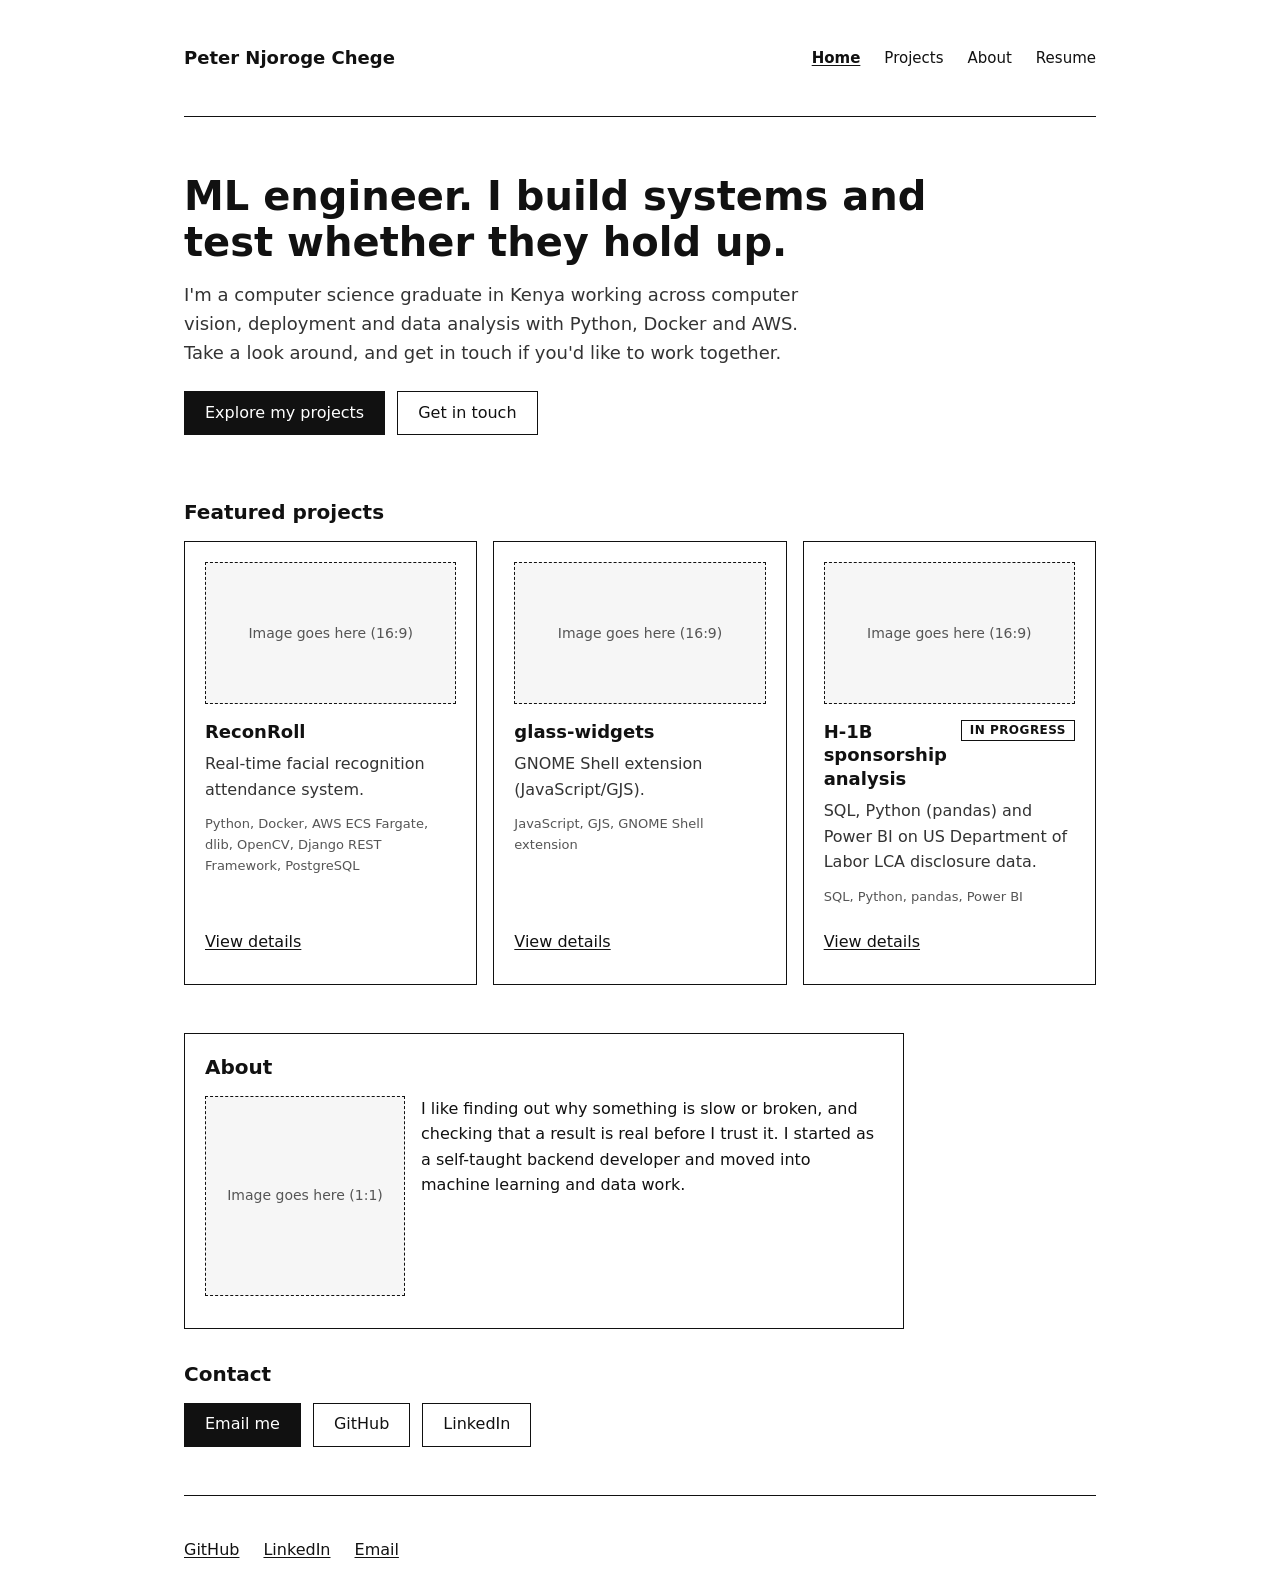
<file: index.html>
<!DOCTYPE html>
<html lang="en">
<head>
<meta charset="utf-8">
<meta name="viewport" content="width=device-width, initial-scale=1">
<title>Peter Njoroge Chege · ML engineer</title>
<meta name="description" content="ML engineer. I build systems and test whether they hold up. Computer science graduate in Kenya working on computer vision, deployment and data analysis with Python, Docker and AWS.">
<meta property="og:title" content="Peter Njoroge Chege · ML engineer">
<meta property="og:description" content="Computer science graduate in Kenya. I work on computer vision, deployment and data analysis with Python, Docker and AWS.">
<meta property="og:type" content="website">
<link rel="icon" href="images/favicon.ico">
<link rel="stylesheet" href="styles.css">
</head>
<body>
<a href="#main" class="c-skip-link">Skip to content</a>
<header></header>
<main id="main"></main>
<footer></footer>
<script src="content/content.js"></script>
<script src="site.js"></script>
</body>
</html>
</file>
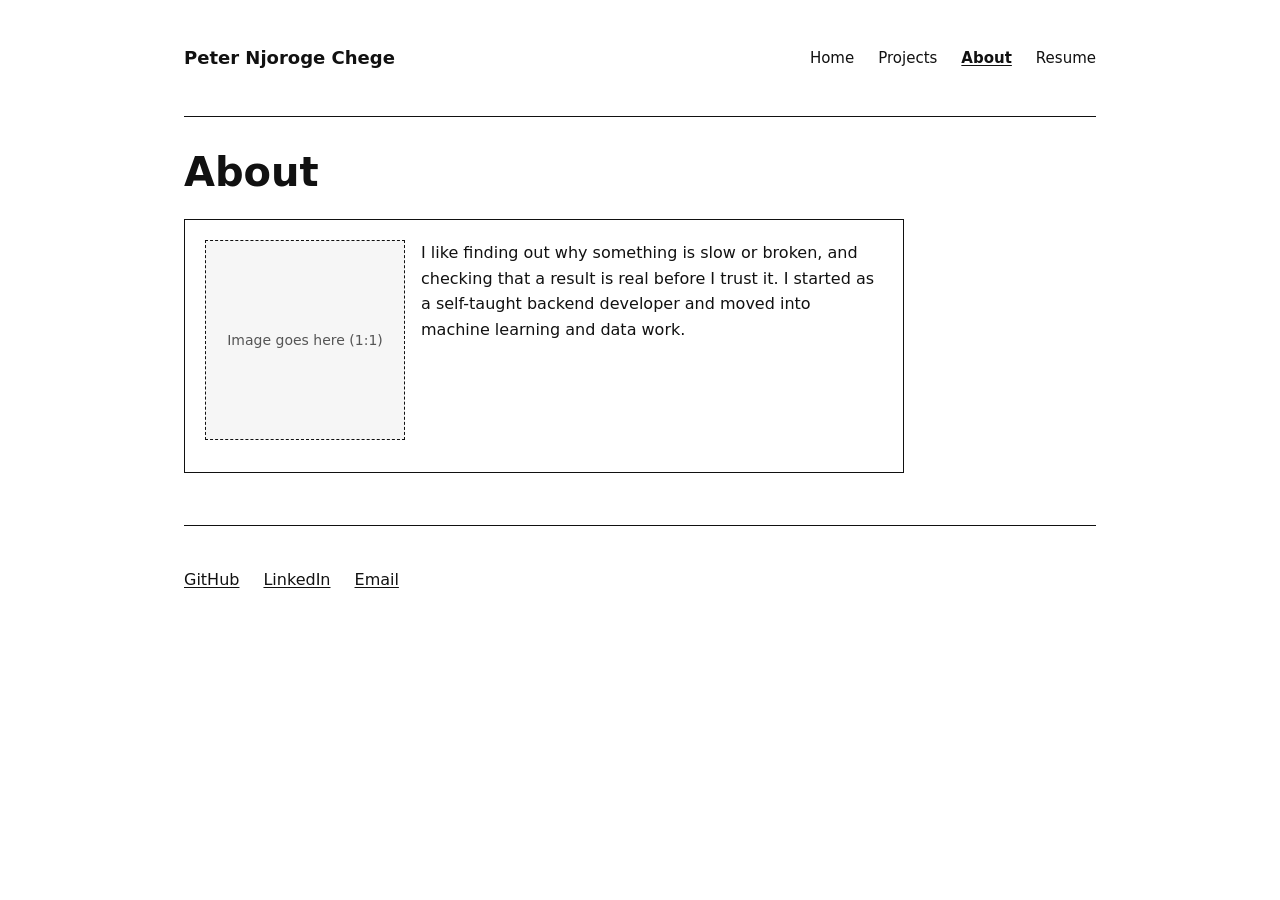
<file: about.html>
<!DOCTYPE html>
<html lang="en">
<head>
<meta charset="utf-8">
<meta name="viewport" content="width=device-width, initial-scale=1">
<title>About · Peter Njoroge Chege</title>
<meta name="description" content="About Peter Njoroge Chege, ML engineer in Kenya. Computer science graduate working on computer vision, deployment and data analysis.">
<meta property="og:title" content="About · Peter Njoroge Chege">
<meta property="og:description" content="About Peter Njoroge Chege, ML engineer in Kenya.">
<meta property="og:type" content="website">
<link rel="icon" href="images/favicon.ico">
<link rel="stylesheet" href="styles.css">
</head>
<body>
<a href="#main" class="c-skip-link">Skip to content</a>
<header></header>
<main id="main"></main>
<footer></footer>
<script src="content/content.js"></script>
<script src="site.js"></script>
</body>
</html>
</file>
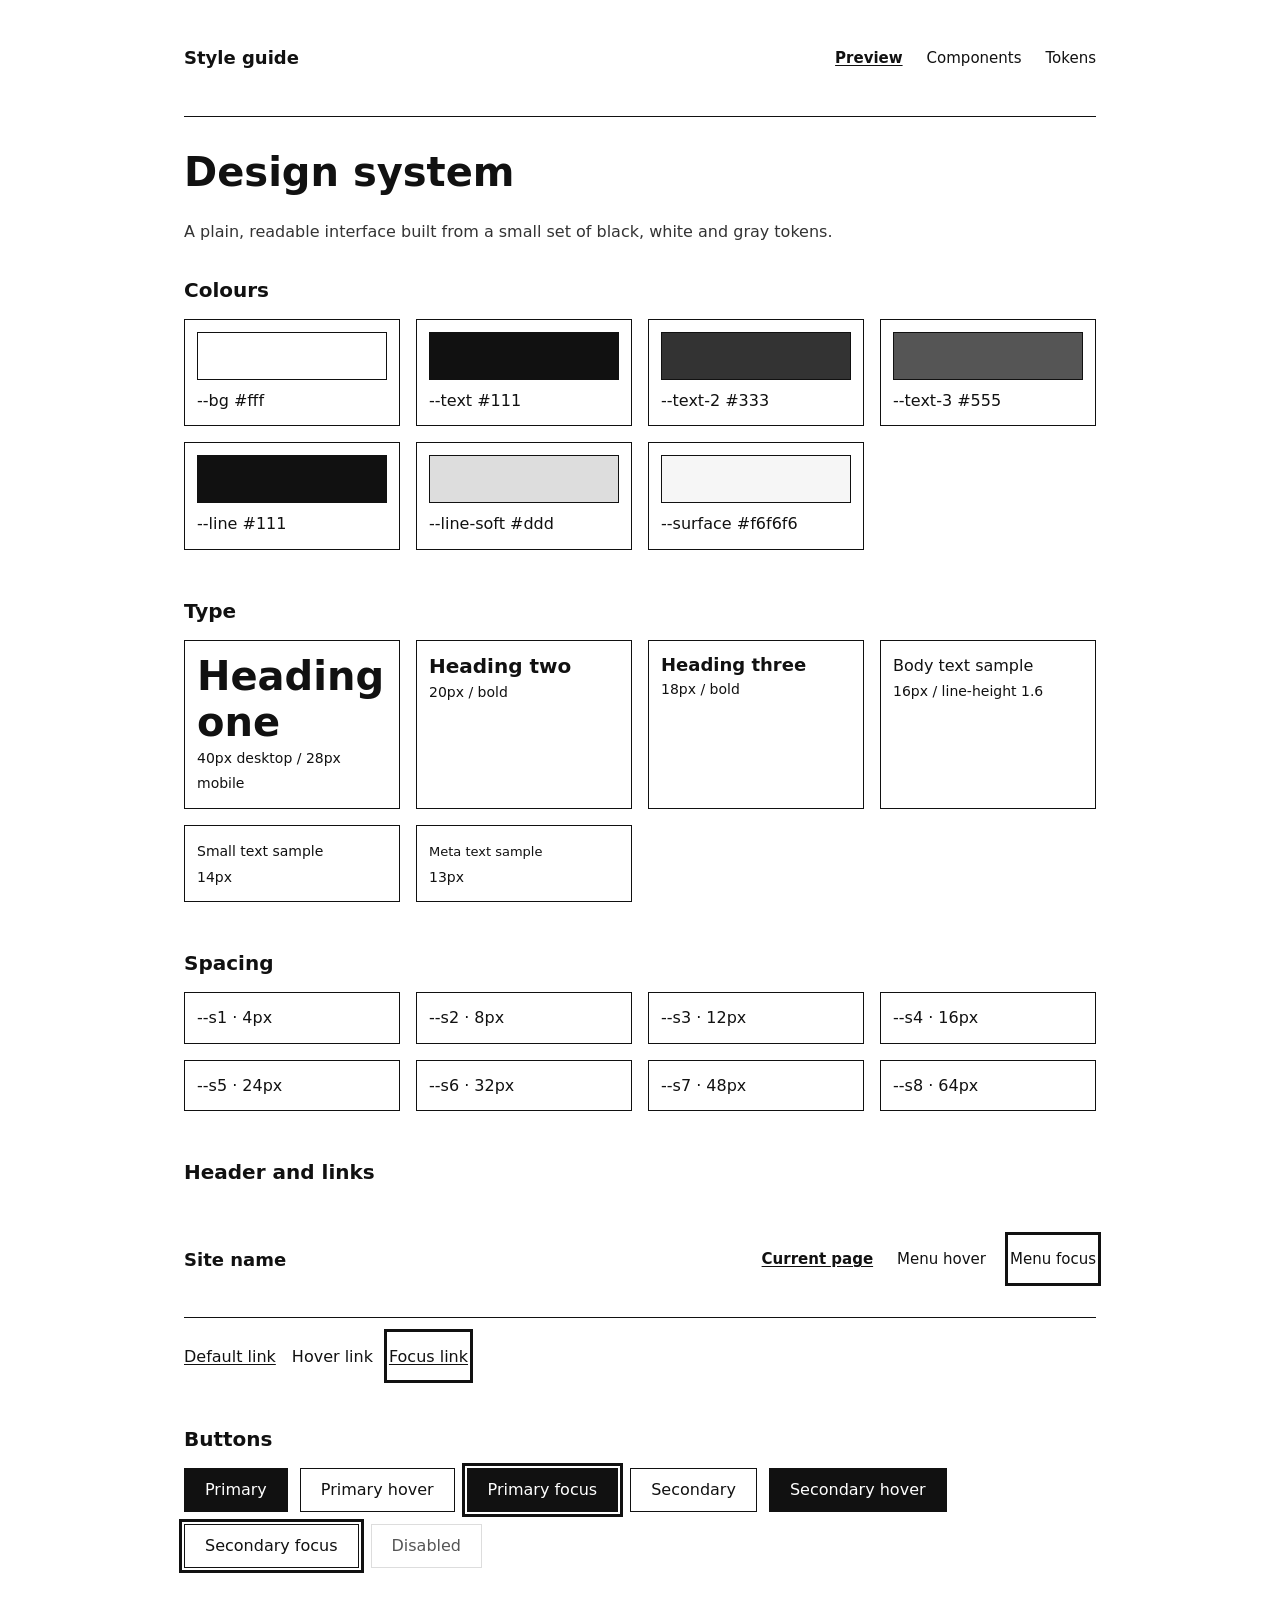
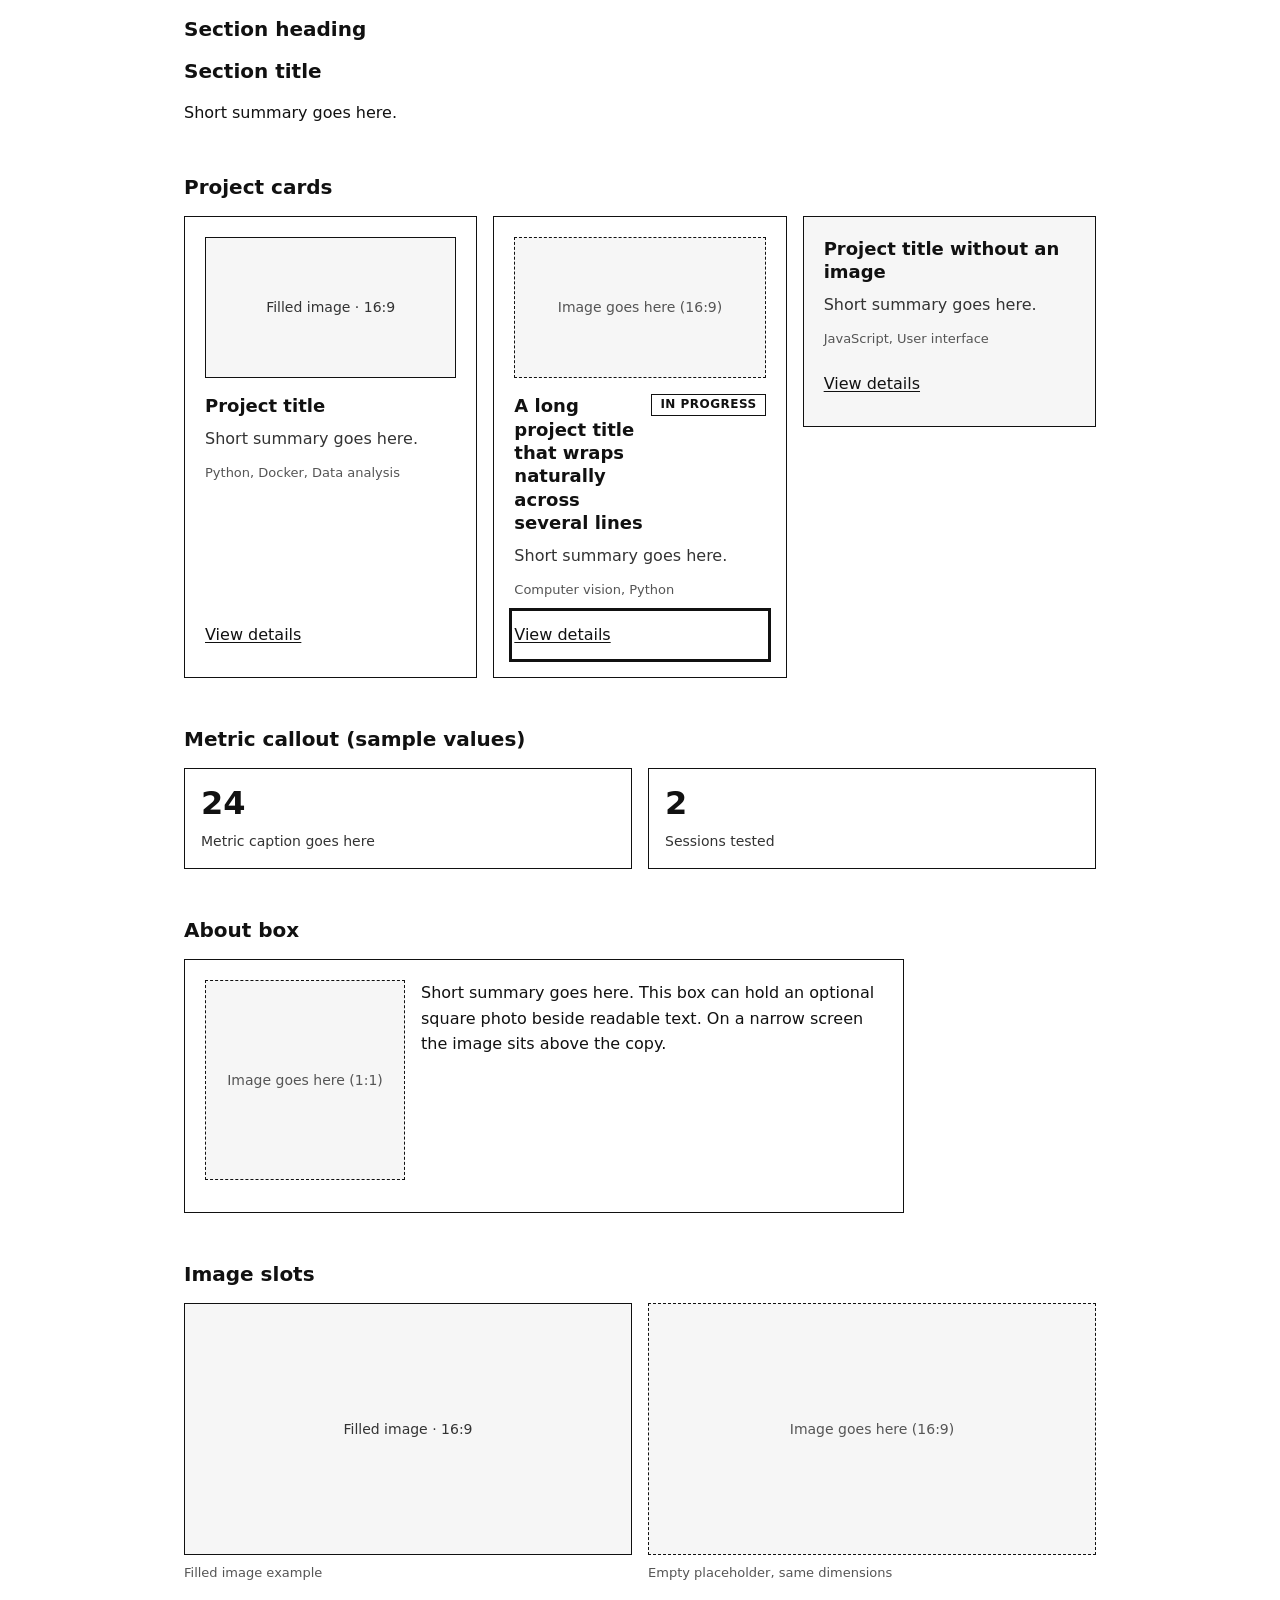
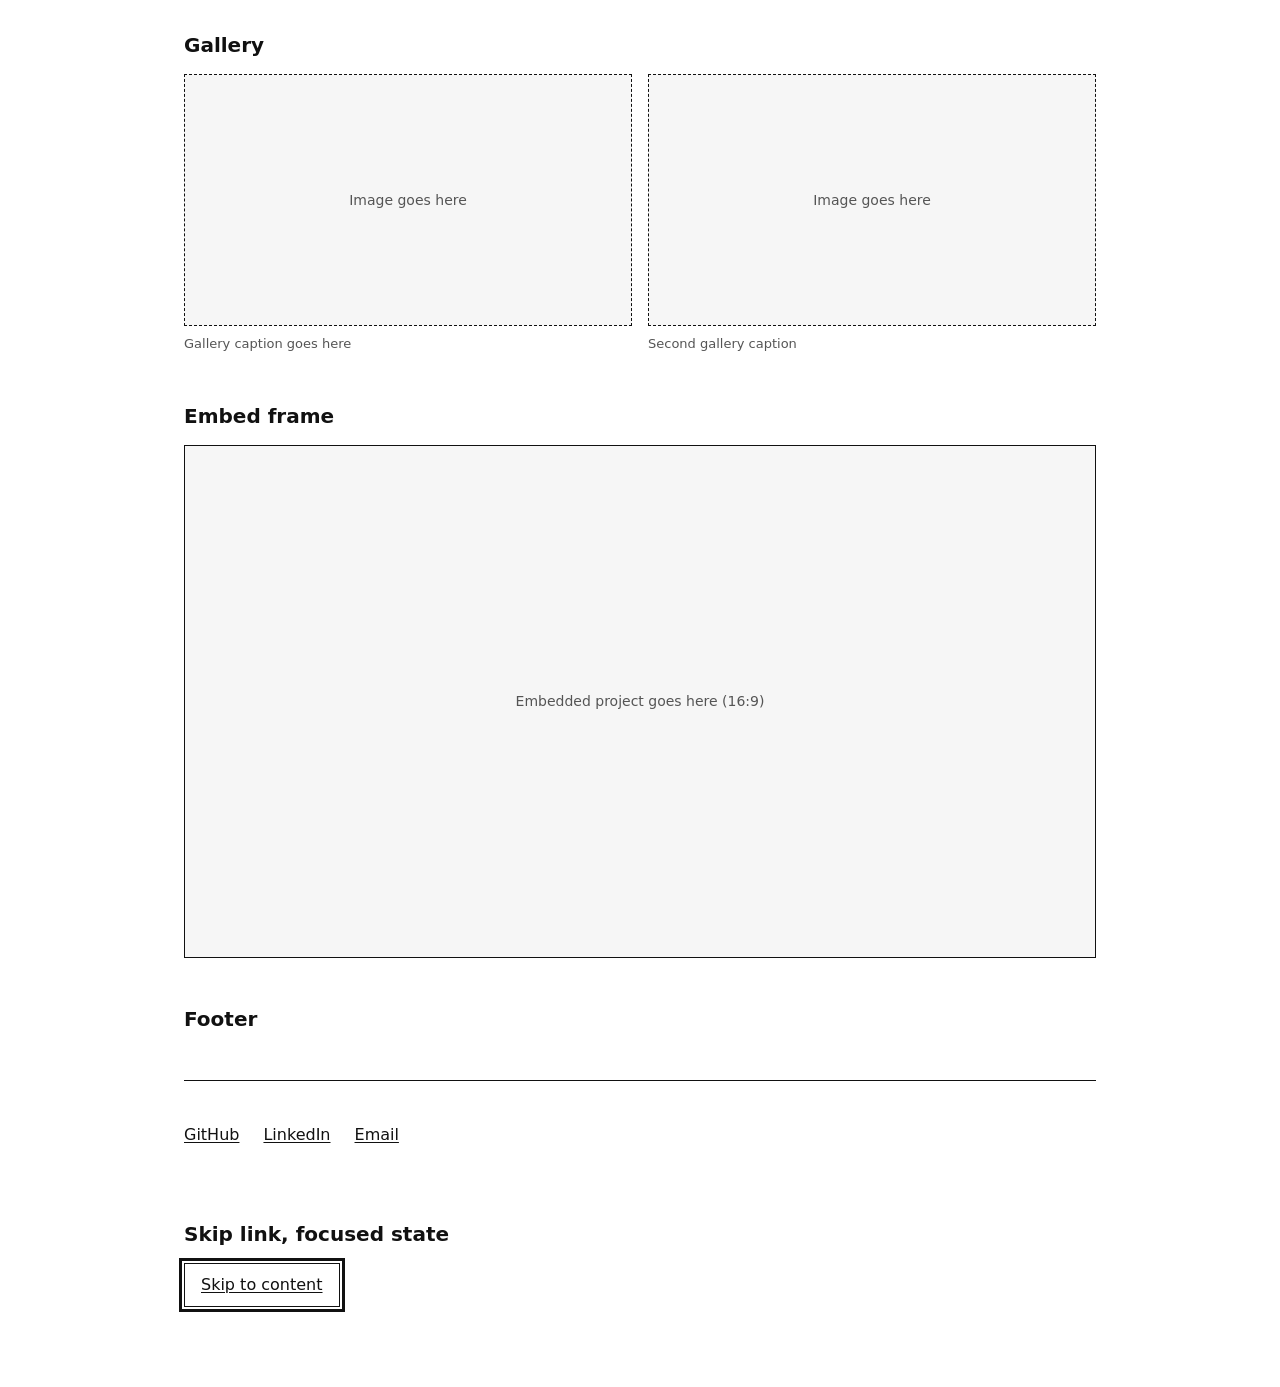
<file: design-preview.html>
<!doctype html>
<html lang="en">
<head>
  <meta charset="utf-8">
  <meta name="viewport" content="width=device-width, initial-scale=1">
  <meta name="description" content="Visual reference for the portfolio design system.">
  <title>Design preview · Portfolio</title>
  <link rel="stylesheet" href="styles.css">
</head>
<body>
  <a class="c-skip-link" href="#main">Skip to content</a>
  <header class="c-header">
    <a class="c-name" href="#">Style guide</a>
    <nav aria-label="Preview navigation">
      <ul class="c-menu">
        <li><a href="#" aria-current="page">Preview</a></li>
        <li><a href="#">Components</a></li>
        <li><a href="#">Tokens</a></li>
      </ul>
    </nav>
  </header>

  <main id="main" class="c-style-guide">
    <h1 class="c-page-title">Design system</h1>
    <p class="c-style-guide__intro">A plain, readable interface built from a small set of black, white and gray tokens.</p>

    <section class="c-style-guide__section">
      <h2>Colours</h2>
      <div class="c-swatch-grid">
        <div class="c-swatch"><span class="c-swatch__sample c-swatch__sample--bg"></span><code>--bg</code> #fff</div>
        <div class="c-swatch"><span class="c-swatch__sample c-swatch__sample--text"></span><code>--text</code> #111</div>
        <div class="c-swatch"><span class="c-swatch__sample c-swatch__sample--text-2"></span><code>--text-2</code> #333</div>
        <div class="c-swatch"><span class="c-swatch__sample c-swatch__sample--text-3"></span><code>--text-3</code> #555</div>
        <div class="c-swatch"><span class="c-swatch__sample c-swatch__sample--line"></span><code>--line</code> #111</div>
        <div class="c-swatch"><span class="c-swatch__sample c-swatch__sample--line-soft"></span><code>--line-soft</code> #ddd</div>
        <div class="c-swatch"><span class="c-swatch__sample c-swatch__sample--surface"></span><code>--surface</code> #f6f6f6</div>
      </div>
    </section>

    <section class="c-style-guide__section">
      <h2>Type</h2>
      <div class="c-type-list">
        <div class="c-type-sample"><h1>Heading one</h1><small>40px desktop / 28px mobile</small></div>
        <div class="c-type-sample"><h2>Heading two</h2><small>20px / bold</small></div>
        <div class="c-type-sample"><h3>Heading three</h3><small>18px / bold</small></div>
        <div class="c-type-sample"><p>Body text sample</p><small>16px / line-height 1.6</small></div>
        <div class="c-type-sample"><small>Small text sample</small><br><small>14px</small></div>
        <div class="c-type-sample"><span class="c-type-meta">Meta text sample</span><br><small>13px</small></div>
      </div>
    </section>

    <section class="c-style-guide__section">
      <h2>Spacing</h2>
      <div class="c-spacing-list">
        <div class="c-spacing-sample"><span class="c-spacing-sample__bar c-spacing-sample__bar--s1"></span><code>--s1 · 4px</code></div>
        <div class="c-spacing-sample"><span class="c-spacing-sample__bar c-spacing-sample__bar--s2"></span><code>--s2 · 8px</code></div>
        <div class="c-spacing-sample"><span class="c-spacing-sample__bar c-spacing-sample__bar--s3"></span><code>--s3 · 12px</code></div>
        <div class="c-spacing-sample"><span class="c-spacing-sample__bar c-spacing-sample__bar--s4"></span><code>--s4 · 16px</code></div>
        <div class="c-spacing-sample"><span class="c-spacing-sample__bar c-spacing-sample__bar--s5"></span><code>--s5 · 24px</code></div>
        <div class="c-spacing-sample"><span class="c-spacing-sample__bar c-spacing-sample__bar--s6"></span><code>--s6 · 32px</code></div>
        <div class="c-spacing-sample"><span class="c-spacing-sample__bar c-spacing-sample__bar--s7"></span><code>--s7 · 48px</code></div>
        <div class="c-spacing-sample"><span class="c-spacing-sample__bar c-spacing-sample__bar--s8"></span><code>--s8 · 64px</code></div>
      </div>
    </section>

    <section class="c-style-guide__section">
      <h2>Header and links</h2>
      <header class="c-header">
        <a class="c-name" href="#">Site name</a>
        <nav aria-label="Example navigation">
          <ul class="c-menu">
            <li><a href="#" aria-current="page">Current page</a></li>
            <li><a class="is-hover" href="#">Menu hover</a></li>
            <li><a class="is-focus" href="#">Menu focus</a></li>
          </ul>
        </nav>
      </header>
      <p class="c-style-guide__link-samples">
        <a class="c-link" href="#">Default link</a>
        <a class="c-link is-hover" href="#">Hover link</a>
        <a class="c-link is-focus" href="#">Focus link</a>
      </p>
    </section>

    <section class="c-style-guide__section">
      <h2>Buttons</h2>
      <div class="c-style-guide__buttons">
        <a class="c-btn c-btn--primary" href="#">Primary</a>
        <a class="c-btn c-btn--primary is-hover" href="#">Primary hover</a>
        <a class="c-btn c-btn--primary is-focus" href="#">Primary focus</a>
        <a class="c-btn" href="#">Secondary</a>
        <a class="c-btn is-hover" href="#">Secondary hover</a>
        <a class="c-btn is-focus" href="#">Secondary focus</a>
        <button class="c-btn" type="button" disabled>Disabled</button>
      </div>
    </section>

    <section class="c-style-guide__section">
      <h2>Section heading</h2>
      <h2 class="c-section-title">Section title</h2>
      <p>Short summary goes here.</p>
    </section>

    <section class="c-style-guide__section">
      <h2>Project cards</h2>
      <div class="c-card-grid c-card-grid--style-guide">
        <article class="c-card c-project-card">
          <div class="c-card__image">
            <div class="c-img c-img--cover c-style-guide__filled-image" role="img" aria-label="Filled project image example">Filled image · 16:9</div>
          </div>
          <div class="c-card__heading"><h3>Project title</h3></div>
          <p class="c-card__summary">Short summary goes here.</p>
          <p class="c-card__tags">Python, Docker, Data analysis</p>
          <a class="c-card__details c-link" href="#">View details</a>
        </article>

        <article class="c-card c-project-card c-card--progress">
          <div class="c-card__image">
            <div class="c-img c-img--cover c-img--empty" role="img" aria-label="Image goes here (16:9)">Image goes here (16:9)</div>
          </div>
          <div class="c-card__heading"><h3>A long project title that wraps naturally across several lines</h3><span class="c-card__status c-card__status--progress">In progress</span></div>
          <p class="c-card__summary">Short summary goes here.</p>
          <p class="c-card__tags">Computer vision, Python</p>
          <a class="c-card__details c-link is-focus" href="#">View details</a>
        </article>

        <article class="c-card c-project-card c-card--no-image is-hover">
          <div class="c-card__heading"><h3>Project title without an image</h3></div>
          <p class="c-card__summary">Short summary goes here.</p>
          <p class="c-card__tags">JavaScript, User interface</p>
          <a class="c-card__details c-link" href="#">View details</a>
        </article>
      </div>
    </section>

    <section class="c-style-guide__section">
      <h2>Metric callout (sample values)</h2>
      <div class="c-demo-grid">
        <div class="c-metric"><span class="c-metric__value">24</span><span class="c-metric__caption">Metric caption goes here</span></div>
        <div class="c-metric"><span class="c-metric__value">2</span><span class="c-metric__caption">Sessions tested</span></div>
      </div>
    </section>

    <section class="c-style-guide__section">
      <h2>About box</h2>
      <div class="c-box">
        <div class="c-box__image"><div class="c-img c-img--avatar c-img--empty" role="img" aria-label="Image goes here (1:1)">Image goes here (1:1)</div></div>
        <p>Short summary goes here. This box can hold an optional square photo beside readable text. On a narrow screen the image sits above the copy.</p>
      </div>
    </section>

    <section class="c-style-guide__section">
      <h2>Image slots</h2>
      <div class="c-demo-grid">
        <div>
          <div class="c-img c-img--cover c-style-guide__filled-image" role="img" aria-label="Filled image example">Filled image · 16:9</div>
          <p class="c-gallery__caption">Filled image example</p>
        </div>
        <div>
          <div class="c-img c-img--cover c-img--empty" role="img" aria-label="Image goes here (16:9)">Image goes here (16:9)</div>
          <p class="c-gallery__caption">Empty placeholder, same dimensions</p>
        </div>
      </div>
    </section>

    <section class="c-style-guide__section">
      <h2>Gallery</h2>
      <div class="c-gallery">
        <figure>
          <div class="c-img c-img--gallery c-img--empty" role="img" aria-label="Gallery image example">Image goes here</div>
          <figcaption class="c-gallery__caption">Gallery caption goes here</figcaption>
        </figure>
        <figure>
          <div class="c-img c-img--gallery c-img--empty" role="img" aria-label="Gallery image example">Image goes here</div>
          <figcaption class="c-gallery__caption">Second gallery caption</figcaption>
        </figure>
      </div>
    </section>

    <section class="c-style-guide__section">
      <h2>Embed frame</h2>
      <div class="c-embed c-embed--empty">Embedded project goes here (16:9)</div>
    </section>

    <section class="c-style-guide__section">
      <h2>Footer</h2>
      <footer class="c-footer">
        <nav class="c-footer__links" aria-label="Footer links">
          <a class="c-link" href="#">GitHub</a>
          <a class="c-link" href="#">LinkedIn</a>
          <a class="c-link" href="#">Email</a>
        </nav>
      </footer>
    </section>

    <section class="c-style-guide__section">
      <h2>Skip link, focused state</h2>
      <a class="c-skip-link is-focus" href="#main">Skip to content</a>
    </section>
  </main>
</body>
</html>
</file>
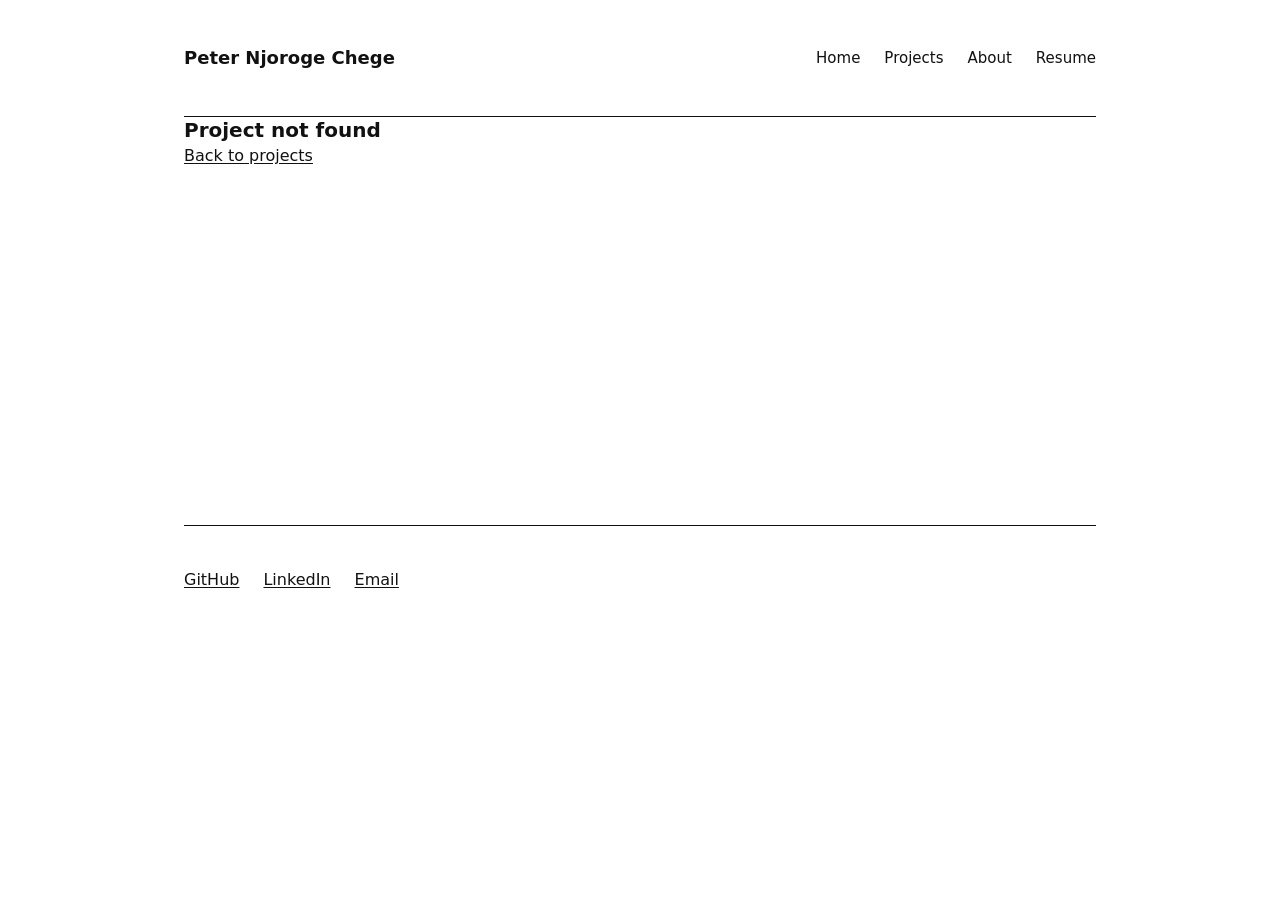
<file: project.html>
<!DOCTYPE html>
<html lang="en">
<head>
<meta charset="utf-8">
<meta name="viewport" content="width=device-width, initial-scale=1">
<title>Project · Peter Njoroge Chege</title>
<meta name="description" content="Case study by Peter Njoroge Chege, ML engineer in Kenya.">
<meta property="og:title" content="Project · Peter Njoroge Chege">
<meta property="og:description" content="Case study by Peter Njoroge Chege, ML engineer in Kenya.">
<meta property="og:type" content="website">
<link rel="icon" href="images/favicon.ico">
<link rel="stylesheet" href="styles.css">
</head>
<body>
<a href="#main" class="c-skip-link">Skip to content</a>
<header></header>
<main id="main"></main>
<footer></footer>
<script src="content/content.js"></script>
<script src="site.js"></script>
</body>
</html>
</file>
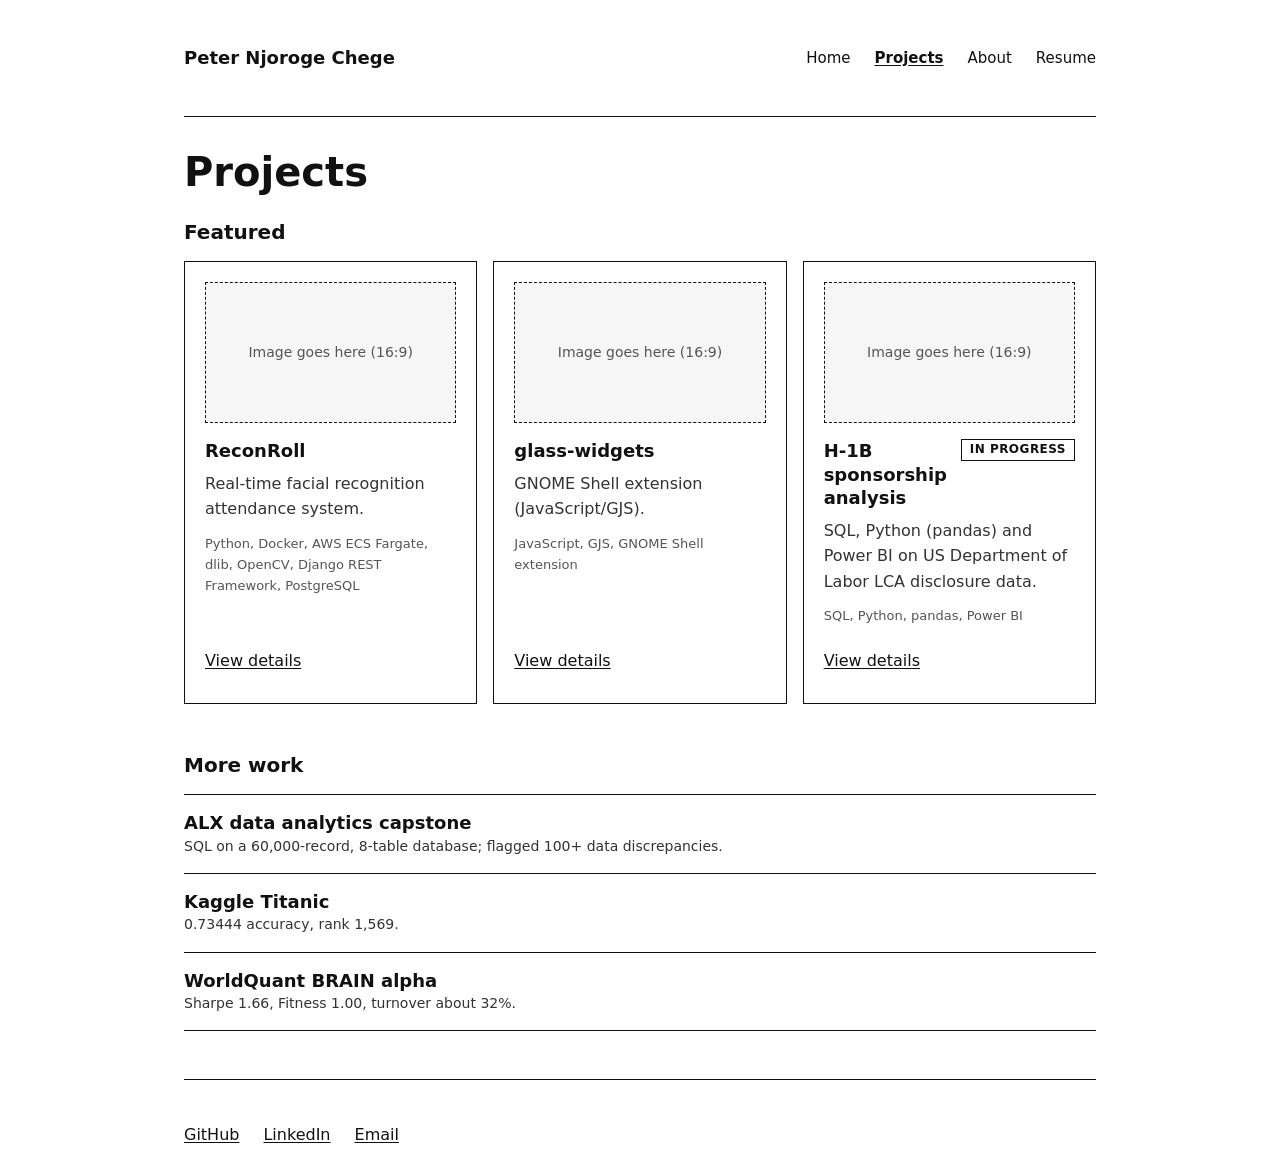
<file: projects.html>
<!DOCTYPE html>
<html lang="en">
<head>
<meta charset="utf-8">
<meta name="viewport" content="width=device-width, initial-scale=1">
<title>Projects · Peter Njoroge Chege</title>
<meta name="description" content="Featured projects and more work by Peter Njoroge Chege, ML engineer in Kenya.">
<meta property="og:title" content="Projects · Peter Njoroge Chege">
<meta property="og:description" content="Featured projects and more work by Peter Njoroge Chege, ML engineer in Kenya.">
<meta property="og:type" content="website">
<link rel="icon" href="images/favicon.ico">
<link rel="stylesheet" href="styles.css">
</head>
<body>
<a href="#main" class="c-skip-link">Skip to content</a>
<header></header>
<main id="main"></main>
<footer></footer>
<script src="content/content.js"></script>
<script src="site.js"></script>
</body>
</html>
</file>
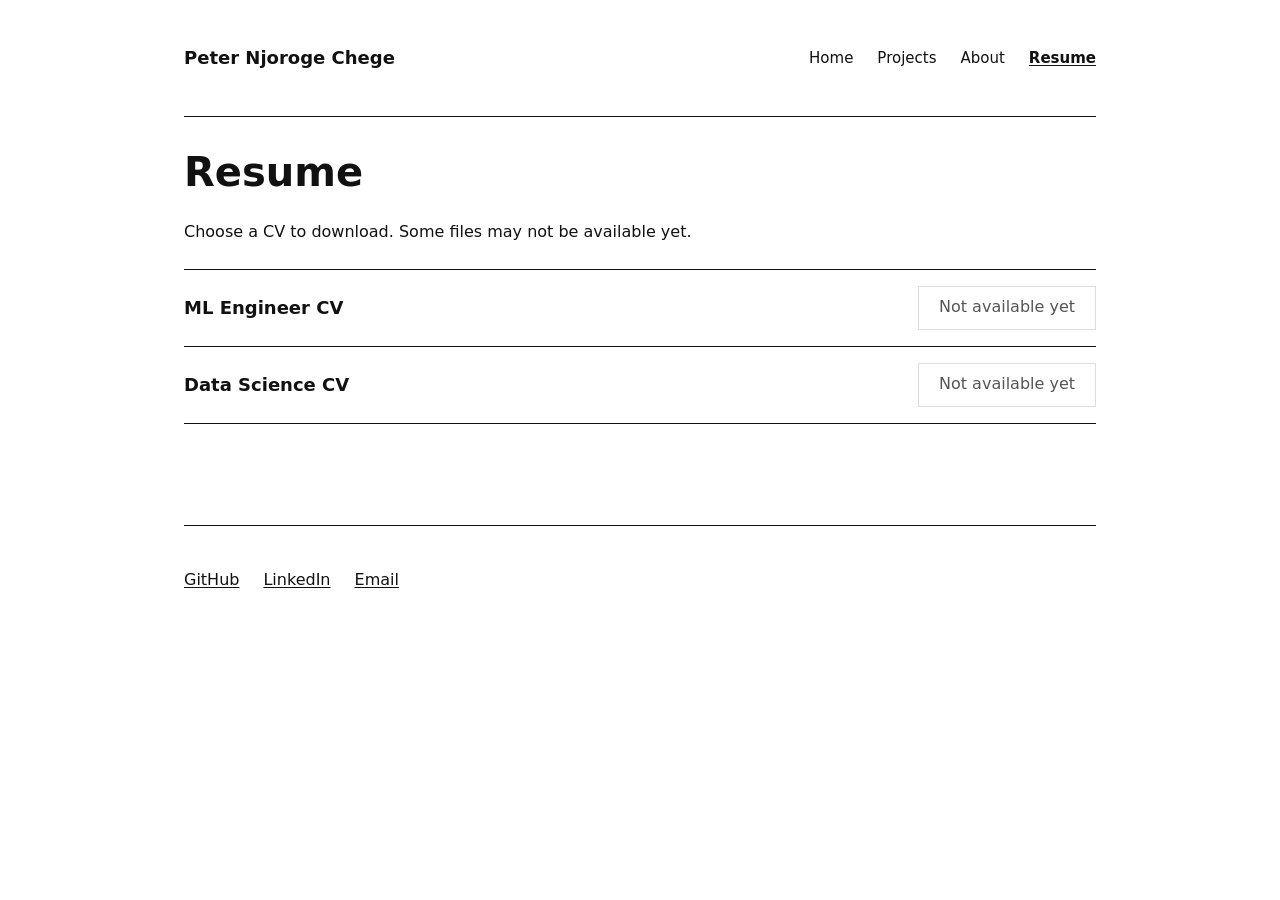
<file: resume.html>
<!DOCTYPE html>
<html lang="en">
<head>
<meta charset="utf-8">
<meta name="viewport" content="width=device-width, initial-scale=1">
<title>Resume · Peter Njoroge Chege</title>
<meta name="description" content="Download the CV of Peter Njoroge Chege, ML engineer in Kenya.">
<meta property="og:title" content="Resume · Peter Njoroge Chege">
<meta property="og:description" content="Download the CV of Peter Njoroge Chege, ML engineer in Kenya.">
<meta property="og:type" content="website">
<link rel="icon" href="images/favicon.ico">
<link rel="stylesheet" href="styles.css">
</head>
<body>
<a href="#main" class="c-skip-link">Skip to content</a>
<header></header>
<main id="main"></main>
<footer></footer>
<script src="content/content.js"></script>
<script src="site.js"></script>
</body>
</html>
</file>
<file: styles.css>
/* Design tokens */
:root {
  color-scheme: light;
  --bg: #fff;
  --text: #111;
  --text-2: #333;
  --text-3: #555;
  --line: #111;
  --line-soft: #ddd;
  --surface: #f6f6f6;
  --font: system-ui, -apple-system, "Segoe UI", Roboto, sans-serif;
  --h1: 40px;
  --h1-mobile: 28px;
  --h2: 20px;
  --h3: 18px;
  --body: 16px;
  --small: 14px;
  --meta: 13px;
  --lh-h1: 1.15;
  --lh-heading: 1.3;
  --lh-body: 1.6;
  --s1: 4px;
  --s2: 8px;
  --s3: 12px;
  --s4: 16px;
  --s5: 24px;
  --s6: 32px;
  --s7: 48px;
  --s8: 64px;
  --bw: 1px;
  --max: 960px;
  --page-pad: 24px;
  --page-pad-mobile: 16px;
  --reading: 70ch;
  --tap: 44px;
}

/* Base reset and typography */
* {
  box-sizing: border-box;
}

html {
  background: var(--bg);
  color: var(--text);
  font-family: var(--font);
  font-size: var(--body);
  line-height: var(--lh-body);
  text-size-adjust: 100%;
}

body {
  max-width: var(--max);
  margin: 0 auto;
  padding: 0 var(--page-pad);
}

body, button, input, select, textarea {
  font-family: var(--font);
}

img, iframe {
  max-width: 100%;
}

code {
  font-family: var(--font);
}

h1, h2, h3, p, figure {
  margin: 0;
}

h1 {
  font-size: var(--h1);
  font-weight: 700;
  line-height: var(--lh-h1);
}

h2 {
  font-size: var(--h2);
  font-weight: 700;
  line-height: var(--lh-heading);
}

h3 {
  font-size: var(--h3);
  font-weight: 700;
  line-height: var(--lh-heading);
}

p {
  max-width: var(--reading);
}

small {
  font-size: var(--small);
}

a {
  color: var(--text);
  text-decoration: underline;
  text-underline-offset: 2px;
}

a:hover {
  text-decoration: none;
}

a.is-hover {
  text-decoration: none;
}

a:focus-visible,
button:focus-visible,
input:focus-visible,
select:focus-visible,
textarea:focus-visible,
.is-focus {
  outline: 3px solid var(--text);
  outline-offset: 2px;
}

button {
  color: inherit;
}

::selection {
  background: var(--text);
  color: var(--bg);
}

/* Reusable components */
.c-skip-link {
  position: absolute;
  top: 0;
  left: -9999px;
  z-index: 1;
  display: inline-flex;
  min-height: var(--tap);
  align-items: center;
  padding: var(--s2) var(--s4);
  border: var(--bw) solid var(--line);
  background: var(--bg);
  color: var(--text);
}

.c-skip-link:focus,
.c-skip-link.is-focus {
  left: var(--page-pad);
}

.c-header {
  display: flex;
  align-items: center;
  justify-content: space-between;
  gap: var(--s4);
  padding: 20px 0;
  border-bottom: var(--bw) solid var(--line);
}

.c-name {
  color: var(--text);
  font-size: var(--h3);
  font-weight: 700;
  line-height: var(--lh-heading);
  text-decoration: none;
}

.c-menu {
  display: flex;
  flex-wrap: wrap;
  gap: var(--s5);
  list-style: none;
}

.c-menu a {
  display: inline-flex;
  min-height: var(--tap);
  align-items: center;
  color: var(--text);
  font-size: 15px;
  text-decoration: none;
}

.c-menu a[aria-current="page"] {
  font-weight: 700;
  text-decoration: underline;
}

.c-link {
  color: var(--text);
  text-decoration: underline;
  text-underline-offset: 2px;
}

.c-link:hover,
.c-link.is-hover {
  text-decoration: none;
}

.c-btn {
  display: inline-flex;
  min-height: var(--tap);
  align-items: center;
  justify-content: center;
  padding: 10px 20px;
  border: var(--bw) solid var(--line);
  background: var(--bg);
  color: var(--text);
  font-size: var(--body);
  line-height: var(--lh-heading);
  text-align: center;
  text-decoration: none;
  cursor: pointer;
}

.c-btn:hover,
.c-btn.is-hover,
.c-btn--secondary:hover,
.c-btn--secondary.is-hover {
  background: var(--text);
  color: var(--bg);
  text-decoration: none;
}

.c-btn--primary {
  background: var(--text);
  color: var(--bg);
}

.c-btn--primary:hover,
.c-btn--primary.is-hover {
  background: var(--bg);
  color: var(--text);
}

.c-btn:disabled,
.c-btn--disabled {
  border-color: var(--line-soft);
  color: var(--text-3);
  cursor: not-allowed;
}

.c-btn:disabled:hover,
.c-btn--disabled:hover {
  background: var(--bg);
  color: var(--text-3);
}

.c-section-title {
  margin-bottom: var(--s4);
  font-size: var(--h2);
  font-weight: 700;
  line-height: var(--lh-heading);
}

.c-card {
  min-width: 0;
  padding: 20px;
  border: var(--bw) solid var(--line);
  background: var(--bg);
}

.c-card:hover,
.c-card.is-hover,
.c-card:focus-within {
  background: var(--surface);
}

.c-card__image {
  margin-bottom: var(--s4);
}

.c-card__heading {
  display: flex;
  align-items: flex-start;
  justify-content: space-between;
  gap: var(--s2);
  margin-bottom: var(--s2);
}

.c-card__heading h3 {
  min-width: 0;
  overflow-wrap: anywhere;
}

.c-card__summary {
  margin-bottom: var(--s3);
  color: var(--text-2);
}

.c-card__tags {
  margin-bottom: var(--s3);
  color: var(--text-3);
  font-size: var(--meta);
}

.c-card__details {
  display: inline-flex;
  min-height: var(--tap);
  align-items: center;
}

.c-card__status {
  flex: 0 0 auto;
  padding: 2px var(--s2);
  border: var(--bw) solid var(--line);
  font-size: 12px;
  font-weight: 700;
  letter-spacing: .04em;
  line-height: var(--lh-heading);
}

.c-card__status--progress {
  text-transform: uppercase;
}

.c-card--progress .c-card__heading {
  align-items: flex-start;
}

.c-metric {
  min-width: 0;
  padding: var(--s4);
  border: var(--bw) solid var(--line);
}

.c-metric__value {
  display: block;
  font-size: 32px;
  font-weight: 700;
  line-height: var(--lh-h1);
}

.c-metric__caption {
  display: block;
  margin-top: var(--s2);
  color: var(--text-2);
  font-size: var(--small);
}

.c-box {
  max-width: 720px;
  padding: 20px;
  border: var(--bw) solid var(--line);
}

.c-box__image {
  float: left;
  width: 200px;
  max-width: 100%;
  margin: 0 var(--s4) var(--s3) 0;
}

.c-box::after {
  display: block;
  clear: both;
  content: "";
}

.c-img {
  display: block;
  width: 100%;
  border: var(--bw) solid var(--line);
  object-fit: cover;
}

.c-img--cover {
  aspect-ratio: 16 / 9;
}

.c-img--avatar {
  aspect-ratio: 1;
}

.c-img--gallery {
  height: auto;
}

.c-img--gallery.c-img--empty {
  aspect-ratio: 16 / 9;
}

.c-img--empty {
  display: flex;
  align-items: center;
  justify-content: center;
  border-style: dashed;
  background: var(--surface);
  color: var(--text-3);
  font-size: var(--small);
  text-align: center;
}

.c-gallery {
  display: grid;
  grid-template-columns: repeat(2, minmax(0, 1fr));
  gap: var(--s4);
}

.c-gallery__caption {
  margin-top: var(--s2);
  color: var(--text-3);
  font-size: var(--meta);
}

.c-embed {
  width: 100%;
  aspect-ratio: 16 / 9;
  border: var(--bw) solid var(--line);
}

.c-embed iframe {
  display: block;
  width: 100%;
  height: 100%;
  border: 0;
}

.c-embed--empty {
  display: flex;
  align-items: center;
  justify-content: center;
  background: var(--surface);
  color: var(--text-3);
  font-size: var(--small);
  text-align: center;
}

.c-footer {
  margin-top: var(--s7);
  padding: var(--s6) 0 var(--s4);
  border-top: var(--bw) solid var(--line);
}

.c-footer__links {
  display: flex;
  flex-wrap: wrap;
  gap: var(--s4) var(--s5);
}

.c-footer__links .c-link,
.c-case__links .c-link,
.c-row > .c-link {
  display: inline-flex;
  min-height: var(--tap);
  align-items: center;
}

.c-case__links {
  display: flex;
  flex-wrap: wrap;
  gap: var(--s3) var(--s4);
}

.c-status {
  display: inline-block;
  padding: 2px var(--s2);
  border: var(--bw) solid var(--line);
  font-size: var(--meta);
  font-weight: 700;
  line-height: var(--lh-heading);
  text-transform: uppercase;
}

.c-row {
  display: flex;
  align-items: center;
  justify-content: space-between;
  gap: var(--s4);
  padding: var(--s4) 0;
  border-top: var(--bw) solid var(--line);
}

.c-row:last-child {
  border-bottom: var(--bw) solid var(--line);
}

.c-row__copy {
  min-width: 0;
}

.c-row__copy p {
  color: var(--text-2);
  font-size: var(--small);
}

/* Page layouts */
main {
  min-height: 40vh;
}

.page-home .c-hero {
  padding: 56px 0 var(--s8);
}

.c-hero h1 {
  max-width: 760px;
  margin-bottom: var(--s4);
}

.c-hero p {
  max-width: 640px;
  margin-bottom: var(--s5);
  color: var(--text-2);
  font-size: 18px;
}

.c-hero__actions,
.c-action-row {
  display: flex;
  flex-wrap: wrap;
  gap: var(--s3);
}

.c-section {
  margin-bottom: var(--s7);
}

.c-card-grid {
  display: grid;
  grid-template-columns: repeat(auto-fit, minmax(min(100%, 260px), 1fr));
  gap: var(--s4);
}

.c-project-card {
  display: flex;
  flex-direction: column;
}

.c-project-card .c-card__details {
  margin-top: auto;
}

.c-case {
  padding-top: var(--s6);
}

.c-case__title {
  margin-bottom: var(--s4);
}

.c-case__meta {
  display: flex;
  flex-wrap: wrap;
  align-items: center;
  gap: var(--s3) var(--s4);
  margin-bottom: var(--s5);
}

.c-case__cover {
  margin-bottom: var(--s5);
}

.c-case__metrics {
  display: grid;
  grid-template-columns: repeat(auto-fit, minmax(min(100%, 180px), 1fr));
  gap: var(--s4);
  margin-bottom: var(--s6);
}

.c-case__sections {
  max-width: var(--reading);
  margin-bottom: var(--s6);
}

.c-case__section {
  margin-bottom: var(--s6);
}

.c-case__section h2 {
  margin-bottom: var(--s3);
}

.c-case__section p {
  color: var(--text-2);
}

.c-case__gallery,
.c-case__embed {
  margin-bottom: var(--s6);
}

.c-case__back {
  display: inline-flex;
  min-height: var(--tap);
  align-items: center;
}

.page-projects,
.page-about,
.page-resume,
.page-404 {
  padding-top: var(--s6);
}

.c-page-title {
  margin-bottom: var(--s5);
}

.c-more-work {
  display: grid;
  grid-template-columns: 1fr;
}

.c-box--about {
  margin-bottom: var(--s6);
}

.c-box--about p {
  max-width: var(--reading);
}

.c-resume-list {
  margin-top: var(--s5);
}

.c-contact {
  margin-bottom: var(--s5);
}

.c-contact__title {
  margin-bottom: var(--s4);
}

.c-style-guide {
  padding: var(--s6) 0;
}

.c-style-guide__section {
  margin-bottom: var(--s7);
}

.c-style-guide__section > h2 {
  margin-bottom: var(--s4);
}

.c-style-guide__intro {
  margin-bottom: var(--s6);
  color: var(--text-2);
}

.c-style-guide__link-samples {
  display: flex;
  flex-wrap: wrap;
  gap: var(--s4);
  margin-top: var(--s4);
}

.c-style-guide__link-samples .c-link {
  display: inline-flex;
  min-height: var(--tap);
  align-items: center;
}

.c-style-guide .c-skip-link.is-focus {
  position: static;
  display: inline-block;
  left: auto;
}

.c-type-meta {
  font-size: var(--meta);
}

.c-style-guide__filled-image {
  display: flex;
  align-items: center;
  justify-content: center;
  background: var(--surface);
  color: var(--text-2);
  font-size: var(--small);
}

.c-swatch-grid,
.c-type-list,
.c-spacing-list,
.c-demo-grid {
  display: grid;
  grid-template-columns: repeat(auto-fit, minmax(min(100%, 180px), 1fr));
  gap: var(--s4);
}

.c-swatch,
.c-type-sample,
.c-spacing-sample {
  border: var(--bw) solid var(--line);
  padding: var(--s3);
}

.c-swatch__sample {
  display: block;
  min-height: var(--s7);
  margin-bottom: var(--s2);
  border: var(--bw) solid var(--line);
}

.c-swatch__sample--bg { background: var(--bg); }
.c-swatch__sample--text { background: var(--text); }
.c-swatch__sample--text-2 { background: var(--text-2); }
.c-swatch__sample--text-3 { background: var(--text-3); }
.c-swatch__sample--line { background: var(--line); }
.c-swatch__sample--line-soft { background: var(--line-soft); }
.c-swatch__sample--surface { background: var(--surface); }

.c-spacing-sample__bar {
  height: var(--s4);
  background: var(--text);
}

.c-spacing-sample__bar--s1 { width: var(--s1); }
.c-spacing-sample__bar--s2 { width: var(--s2); }
.c-spacing-sample__bar--s3 { width: var(--s3); }
.c-spacing-sample__bar--s4 { width: var(--s4); }
.c-spacing-sample__bar--s5 { width: var(--s5); }
.c-spacing-sample__bar--s6 { width: var(--s6); }
.c-spacing-sample__bar--s7 { width: var(--s7); }
.c-spacing-sample__bar--s8 { width: var(--s8); }

.c-style-guide__buttons {
  display: flex;
  flex-wrap: wrap;
  align-items: center;
  gap: var(--s3);
}

.c-style-guide__buttons .is-focus {
  outline: 3px solid var(--text);
  outline-offset: 2px;
}

.c-card-grid--style-guide {
  grid-template-columns: repeat(auto-fit, minmax(min(100%, 260px), 1fr));
}

.c-card--no-image {
  align-self: start;
}

.c-card--long-title h3 {
  overflow-wrap: anywhere;
}

/* Responsive layout */
@media (min-width: 601px) and (max-width: 900px) {
  .c-card-grid {
    grid-template-columns: repeat(2, minmax(0, 1fr));
  }
}

@media (max-width: 600px) {
  body {
    padding-right: var(--page-pad-mobile);
    padding-left: var(--page-pad-mobile);
  }

  h1 {
    font-size: var(--h1-mobile);
  }

  .c-header {
    align-items: flex-start;
    flex-direction: column;
    gap: var(--s4);
  }

  .c-menu {
    justify-content: flex-start;
    gap: var(--s4);
  }

  .c-gallery {
    grid-template-columns: 1fr;
  }

  .c-box__image {
    float: none;
    width: min(100%, 200px);
    margin: 0 0 var(--s4);
  }

  .c-row {
    align-items: flex-start;
    flex-direction: column;
  }

  .c-embed {
    min-height: 400px;
  }

  .c-skip-link:focus {
    left: var(--page-pad-mobile);
  }
}

/* Print */
@media print {
  body {
    max-width: none;
    color: var(--text);
  }

  .c-menu,
  .c-btn,
  .c-style-guide__buttons {
    display: none;
  }

  a {
    color: var(--text);
  }
}
</file>
